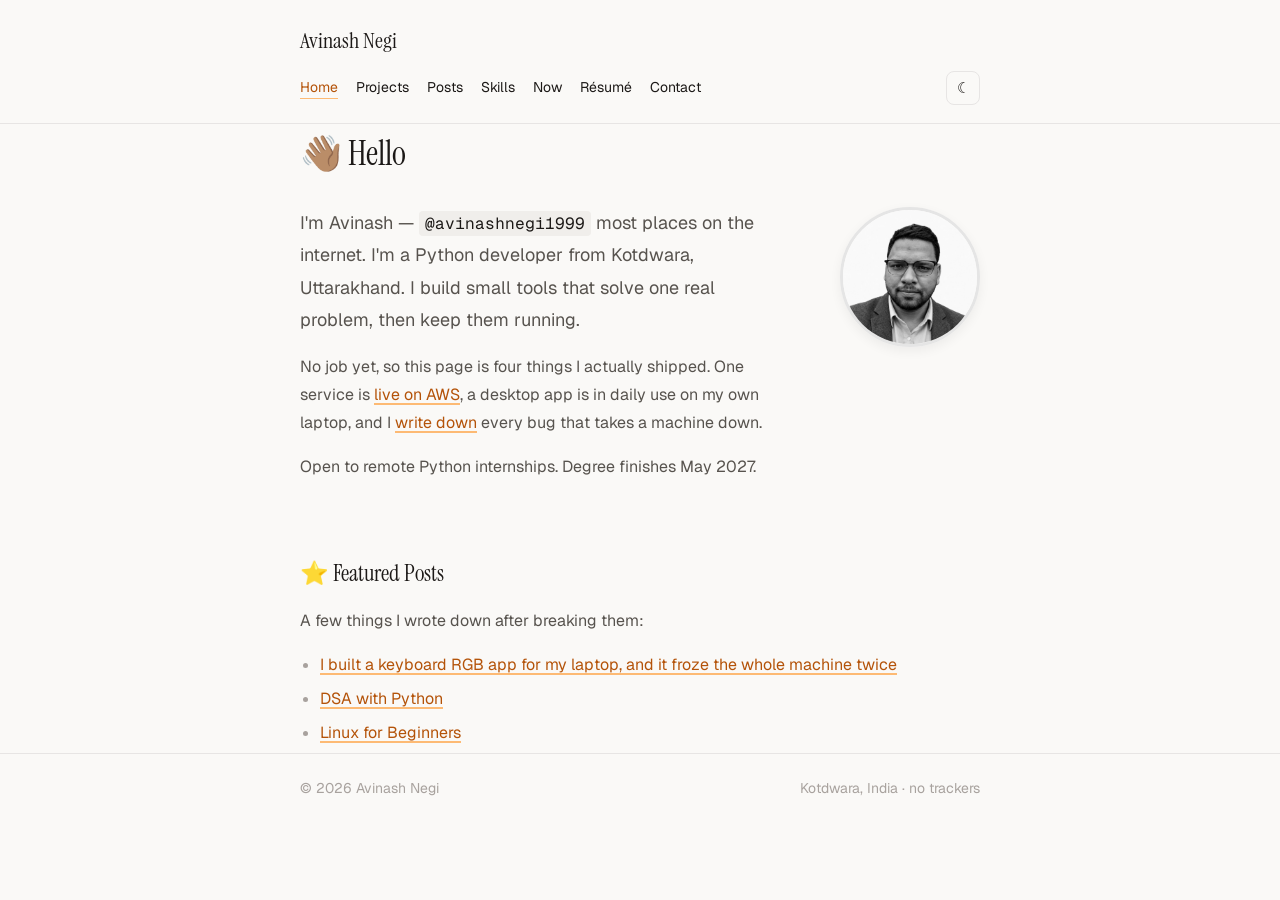
<file: index.html>
<!doctype html>
<html lang="en">
<head>
<meta charset="utf-8">
<meta name="viewport" content="width=device-width, initial-scale=1">
<title>Avinash Negi</title>
<meta name="description" content="Avinash Negi — Python developer from Kotdwara. Four repositories I actually shipped.">
<link rel="icon" href="favicon.svg" type="image/svg+xml">
<link rel="preconnect" href="https://fonts.googleapis.com">
<link rel="preconnect" href="https://fonts.gstatic.com" crossorigin>
<link href="https://fonts.googleapis.com/css2?family=Geist:wght@400;500;600&family=Geist+Mono&family=Instrument+Serif&display=swap" rel="stylesheet">
<script>try{if(localStorage.theme==='dark'||(!localStorage.theme&&matchMedia('(prefers-color-scheme: dark)').matches))document.documentElement.dataset.theme='dark'}catch(e){}</script>
<style>
:root{
  --bg:#faf9f7; --fg:#1c1917; --mute:#57534e; --dim:#a8a29e; --line:#e7e5e4; --code:#f0eeeb;
  --link:#b45309; --under:#fdba74;
  --sans:Geist,system-ui,-apple-system,sans-serif; --serif:"Instrument Serif",Georgia,serif; --mono:"Geist Mono",ui-monospace,monospace;
}
[data-theme=dark]{--bg:#1c1917; --fg:#f5f5f4; --mute:#a8a29e; --dim:#78716c; --line:#2e2a27; --code:#292524; --link:#fb923c; --under:#9a3412}
*{box-sizing:border-box}
body{margin:0;background:var(--bg);color:var(--fg);font:16px/1.75 var(--sans);-webkit-font-smoothing:antialiased;transition:background .2s,color .2s}
.wrap{max-width:720px;margin:0 auto;padding:0 20px}
a{color:var(--link);text-decoration:underline;text-decoration-color:var(--under);text-underline-offset:3px;text-decoration-thickness:1.5px}
a:hover{text-decoration-color:var(--link)}
code{font:.9em var(--mono);background:var(--code);padding:2px 6px;border-radius:4px;color:var(--fg)}
h1,h2{font-family:var(--serif);font-weight:400;color:var(--fg);margin:0}
h1{font-size:34px}
h2{font-size:23px;margin:56px 0 14px}
h2 .hash{color:var(--dim);margin-left:6px;text-decoration:none;opacity:0;transition:opacity .15s}
h2:hover .hash{opacity:1}
p{color:var(--mute);margin:0 0 16px}
ul{color:var(--mute);padding-left:20px;margin:0}
li{margin:6px 0}
li::marker{color:var(--dim)}
.small{font-size:14px;color:var(--dim)}

header{border-bottom:1px solid var(--line)}
header .wrap{padding-top:22px;padding-bottom:18px}
.brand{font-family:var(--serif);font-size:22px;color:var(--fg);text-decoration:none}
.navrow{margin-top:10px;display:flex;align-items:center;gap:6px 18px;flex-wrap:wrap}
.navrow a{color:var(--fg);text-decoration:none;font-size:14px}
.navrow a:hover{color:var(--link)}
.navrow a.on{color:var(--link);text-decoration:underline;text-decoration-color:var(--under);text-underline-offset:6px}
section{animation:in .25s ease}
@keyframes in{from{opacity:0;transform:translateY(6px)}}
#theme{margin-left:auto;width:34px;height:34px;border:1px solid var(--line);border-radius:8px;background:transparent;color:var(--fg);cursor:pointer;font-size:15px}

main{padding:56px 0 40px}
.home{display:flex;align-items:flex-start;gap:48px;margin-top:24px}
.home-text{flex:1}
.home-text p:first-of-type{font-size:18px;line-height:1.8}
.home-img{flex-shrink:0;width:140px}
.home-img img{display:block;width:100%;aspect-ratio:1;object-fit:cover;object-position:top;border-radius:9999px;
  border:3px solid var(--line);box-shadow:0 4px 12px rgba(28,25,23,.06);filter:grayscale(1);
  transition:transform .25s ease,box-shadow .25s ease}
.home-img img:hover{transform:scale(1.05);box-shadow:0 12px 32px rgba(28,25,23,.08)}
@media (max-width:640px){.home{flex-direction:column-reverse;align-items:center;text-align:center;gap:24px}.home-img{width:120px}}

.proj{margin:0 0 22px;text-align:left}
.proj b{color:var(--fg);font-weight:500}
.proj .meta{display:block;font:13px var(--mono);color:var(--dim)}
.live{color:#15803d}
[data-theme=dark] .live{color:#4ade80}

footer{border-top:1px solid var(--line);padding:22px 0;font-size:14px;color:var(--dim)}
footer .wrap{display:flex;justify-content:space-between;gap:12px;flex-wrap:wrap}
</style>
</head>
<body>

<header>
  <div class="wrap">
    <a class="brand" href="#">Avinash Negi</a>
    <nav class="navrow" aria-label="Primary">
      <a href="#home">Home</a><a href="#work">Projects</a><a href="#writing">Posts</a><a href="#skills">Skills</a><a href="#now">Now</a>
      <a href="avinashnegi_resume.pdf" target="_blank" rel="noopener">Résumé</a><a href="#contact">Contact</a>
      <button id="theme" aria-label="Toggle dark mode">☾</button>
    </nav>
  </div>
</header>

<main class="wrap">
  <section data-page="home">
  <h1>👋🏽 Hello</h1>

  <div class="home">
  <div class="home-text">
  <p>I'm Avinash — <code>@avinashnegi1999</code> most places on the internet. I'm a Python developer from Kotdwara, Uttarakhand. I build small tools that solve one real problem, then keep them running.</p>
  <p>No job yet, so this page is four things I actually shipped. One service is <a href="https://github.com/avinashnegi1999/yojana-sathi">live on AWS</a>, a desktop app is in daily use on my own laptop, and I <a href="#writing">write down</a> every bug that takes a machine down.</p>
  <p>Open to remote Python internships. Degree finishes May 2027.</p>
  </div>
  <div class="home-img"><img src="assets/portrait.jpg" alt="Avinash Negi"></div>
  </div>

  <div>
  <h2>⭐ Featured Posts</h2>
  <p>A few things I wrote down after breaking them:</p>
  <ul>
    <li><a href="https://medium.com/@avinashnegi1999/i-built-a-keyboard-rgb-app-for-my-laptop-and-it-froze-the-whole-machine-twice-02db56038ecb">I built a keyboard RGB app for my laptop, and it froze the whole machine twice</a></li>
    <li><a href="https://dsawithpython.hashnode.dev">DSA with Python</a></li>
    <li><a href="https://linuxforbeginners.hashnode.dev">Linux for Beginners</a></li>
  </ul>
  </div>
  </section>

  <section data-page="work" class="left" hidden>
  <h1>🛠️ Projects</h1>
  <p style="margin-top:18px">The four pinned on my GitHub. Nothing padded out to make the list longer.</p>

  <p class="proj"><a href="https://github.com/avinashnegi1999/yojana-sathi">Yojana Sathi</a> — Welfare-scheme screening for India's unorganised workers, in Hindi and English. Deterministic rules with a citation on every value; a language model never decides eligibility.
    <span class="meta"><span class="live">● live 24×7</span> · Python · FastAPI · AWS EC2 · WhatsApp API</span></p>
  <p class="proj"><a href="https://github.com/avinashnegi1999/tufglow">Tufglow</a> — Keyboard RGB for ASUS TUF laptops on Linux, the one thing Armoury Crate was still needed for. Colour, brightness, effects and hotkeys, straight through the kernel's asus-nb-wmi sysfs.
    <span class="meta">Python · GTK4 · libadwaita · Linux sysfs</span></p>
  <p class="proj"><a href="https://github.com/avinashnegi1999/nimcet">NIMCET</a> — Nineteen past papers, 2008–2026, read as data: a heat-map of topic weightage plus study resources for NIT MCA aspirants. I was one of them.
    <span class="meta">Python · data analysis · 2,248 questions</span></p>
  <p class="proj"><a href="https://github.com/avinashnegi1999/100-Days-of-Python-Pro-Bootcamp">100 Days of Python</a> — A hundred days of projects and problem-solving, kept in public. The record everything above stands on.
    <span class="meta">Python · 100 days</span></p>

  </section>

  <section data-page="writing" class="left" hidden>
  <h1>✍️ Posts</h1>
  <p style="margin-top:18px">I write down what I break. Two ongoing series and one post-mortem:</p>
  <ul>
    <li><a href="https://medium.com/@avinashnegi1999/i-built-a-keyboard-rgb-app-for-my-laptop-and-it-froze-the-whole-machine-twice-02db56038ecb">I built a keyboard RGB app for my laptop, and it froze the whole machine twice</a></li>
    <li><a href="https://dsawithpython.hashnode.dev">DSA with Python</a> <span class="small">— linked lists to dynamic programming</span></li>
    <li><a href="https://linuxforbeginners.hashnode.dev">Linux for Beginners</a> <span class="small">— command line from zero</span></li>
  </ul>
  <p style="margin-top:14px">Everything else is on <a href="https://hashnode.com/@avinashnegi1999">Hashnode</a> and <a href="blog/">the blog</a>.</p>

  </section>

  <section data-page="skills" class="left" hidden>
  <h1>🧰 Skills</h1>
  <p style="margin-top:18px">Three levels, because a single flat list would be a lie.</p>
  <ul>
    <li><b>Use daily:</b> Python, C, DSA, OOP, Git, Linux CLI</li>
    <li><b>Shipped once:</b> FastAPI, PostgreSQL, Docker, AWS EC2, GTK4 / libadwaita, GitHub Actions</li>
    <li><b>Not yet:</b> Redis, system design, Go, Kubernetes</li>
  </ul>
  <p style="margin-top:14px">FastAPI, PostgreSQL, Docker and AWS got one real service running and keep it running — that's the honest ceiling.</p>

  </section>

  <section data-page="now" class="left" hidden>
  <h1>🧭 Now</h1>
  <p style="margin-top:18px">Next 7–8 months. Priorities, not deadlines; DSA runs alongside.</p>
  <ul>
    <li><b>SQL fundamentals</b> — keys, JOINs, GROUP BY, transactions <span class="small">(starting here)</span></li>
    <li><b>Practical Python</b> — modules, venvs, exceptions, pytest, Git</li>
    <li><b>HTTP &amp; APIs</b> — methods, JSON, status codes, validation</li>
    <li><b>One framework: FastAPI</b> — endpoints, validation, database, errors, tests</li>
    <li><b>One deployment</b> — env vars, secrets, logs, health checks, recovery</li>
    <li><b>An LLM feature, if useful</b> — only with a real purpose and checked outputs</li>
  </ul>
  <p style="margin-top:14px">Meanwhile, maintaining yojana-sathi on EC2: uptime, scheme data, API tokens, CI.</p>

  </section>

  <section data-page="contact" class="left" hidden>
  <h1>✉️ Contact</h1>
  <p style="margin-top:18px">Looking for an internship or entry-level backend role, remote, in India. Email <a href="mailto:avinashnegi1999work@gmail.com">avinashnegi1999work@gmail.com</a> or grab the résumé (<a href="avinashnegi_resume.pdf" download="Avinash-Negi-Resume.pdf">PDF</a> · <a href="avinashnegi_resume.docx" download="Avinash-Negi-Resume.docx">Word</a>).</p>
  <p>Elsewhere: <a href="https://github.com/avinashnegi1999">GitHub</a> · <a href="https://www.linkedin.com/in/avinashnegi1999/">LinkedIn</a> · <a href="https://x.com/avinashnegi1999">X</a> · <a href="https://medium.com/@avinashnegi1999">Medium</a></p>

  </section>
</main>

<footer>
  <div class="wrap"><span>© 2026 Avinash Negi</span><span>Kotdwara, India · no trackers</span></div>
</footer>

<script>
document.getElementById('theme').onclick = function(){
  var d = document.documentElement, dark = d.dataset.theme !== 'dark';
  if (dark) d.dataset.theme = 'dark'; else delete d.dataset.theme;
  this.textContent = dark ? '☀' : '☾';
  try { localStorage.theme = dark ? 'dark' : 'light'; } catch(e){}
};
if (document.documentElement.dataset.theme === 'dark') document.getElementById('theme').textContent = '☀';

/* tabs: one section visible, chosen by #hash */
function route(){
  var id = location.hash.slice(1) || 'home';
  if (!document.querySelector('[data-page="' + id + '"]')) id = 'home';
  document.querySelectorAll('[data-page]').forEach(function(s){ s.hidden = s.dataset.page !== id; });
  document.querySelectorAll('.navrow a[href^="#"]').forEach(function(a){ a.classList.toggle('on', a.getAttribute('href') === '#' + id); });
  scrollTo(0, 0);
}
addEventListener('hashchange', route); route();


</script>
</body>
</html>
</file>
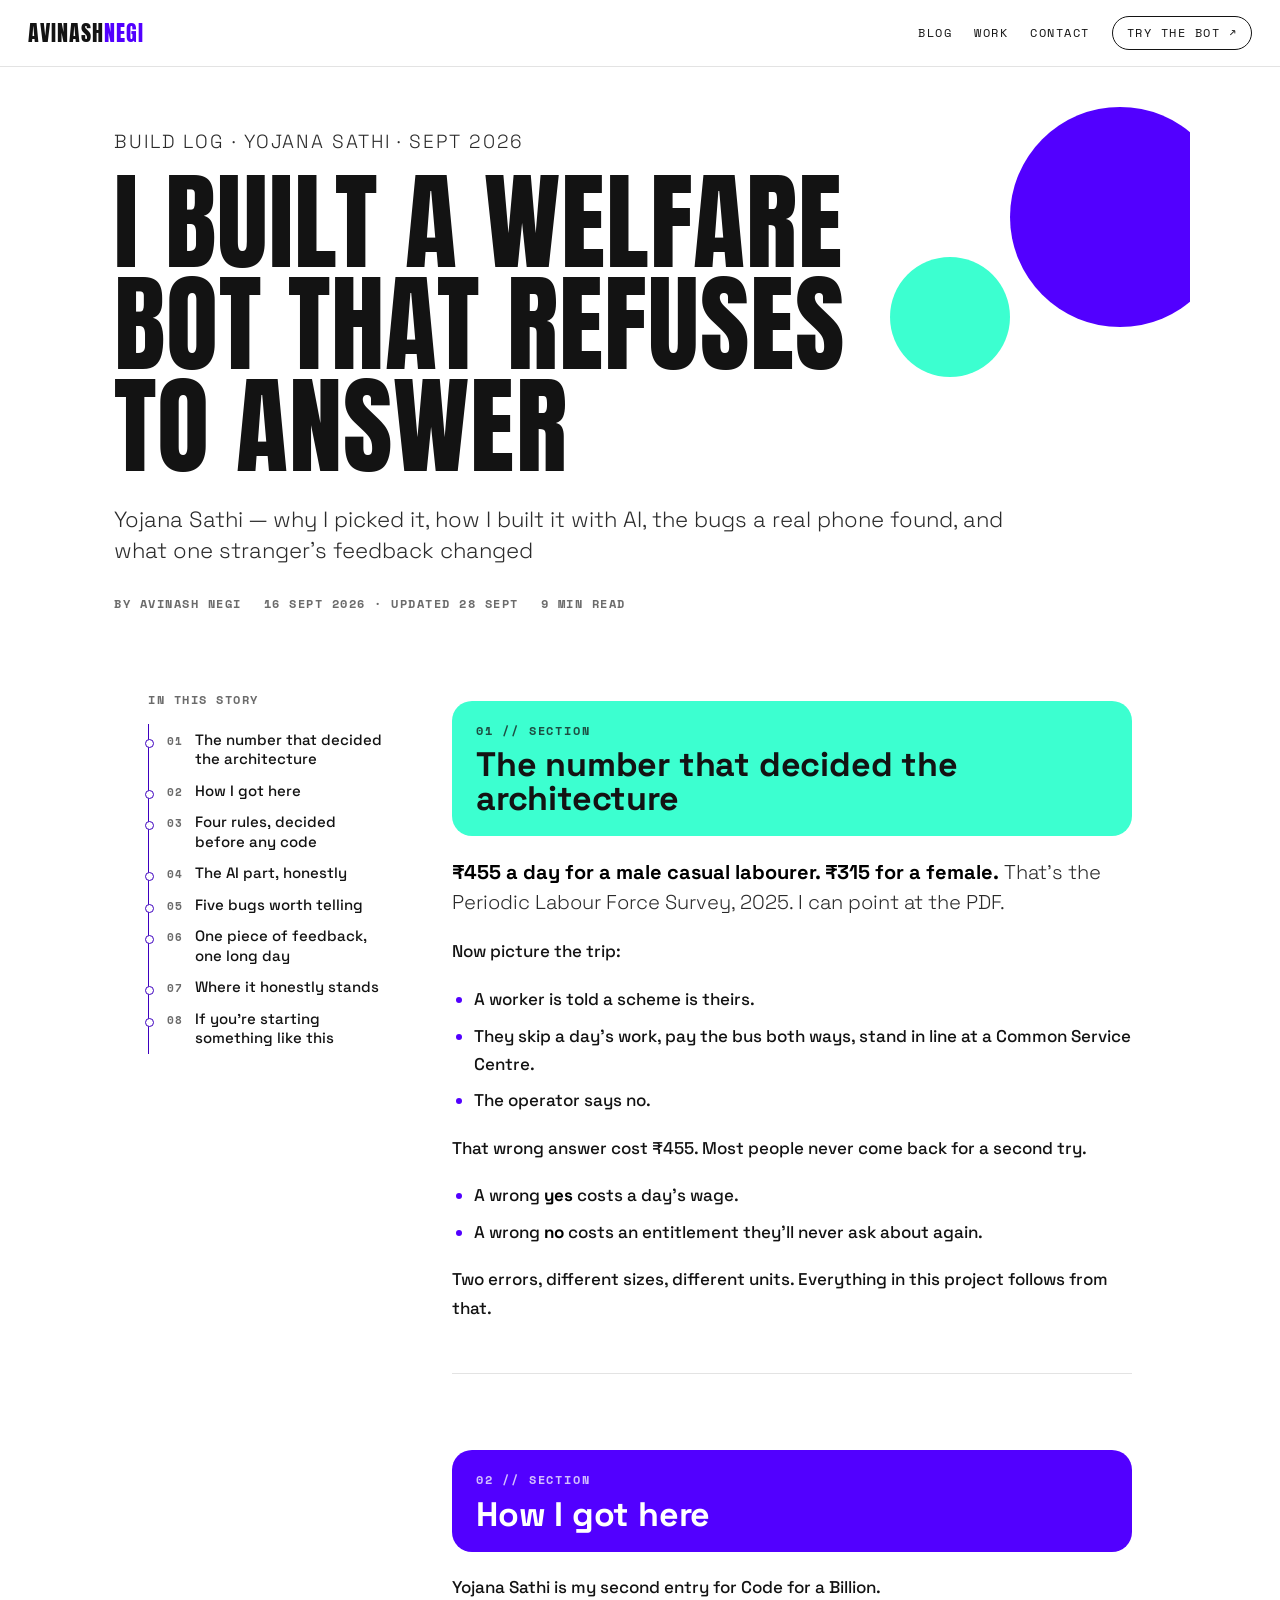
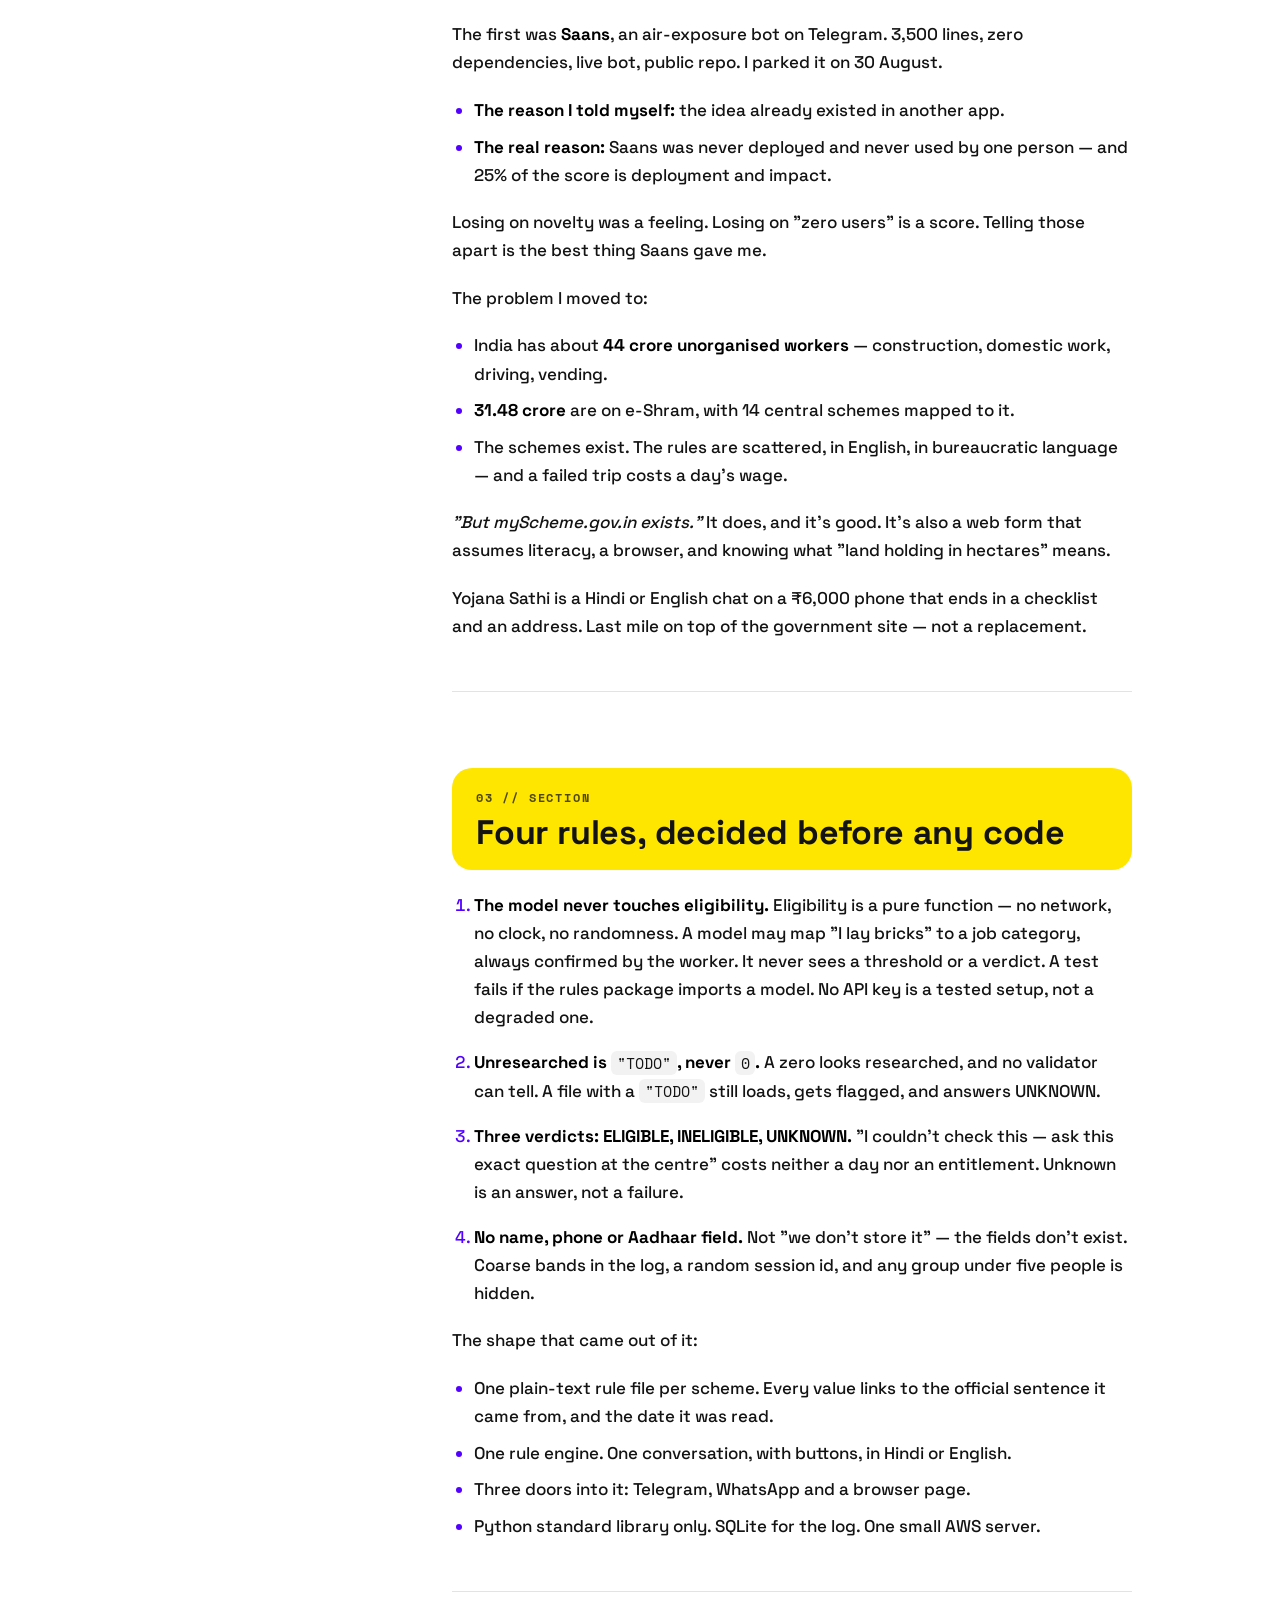
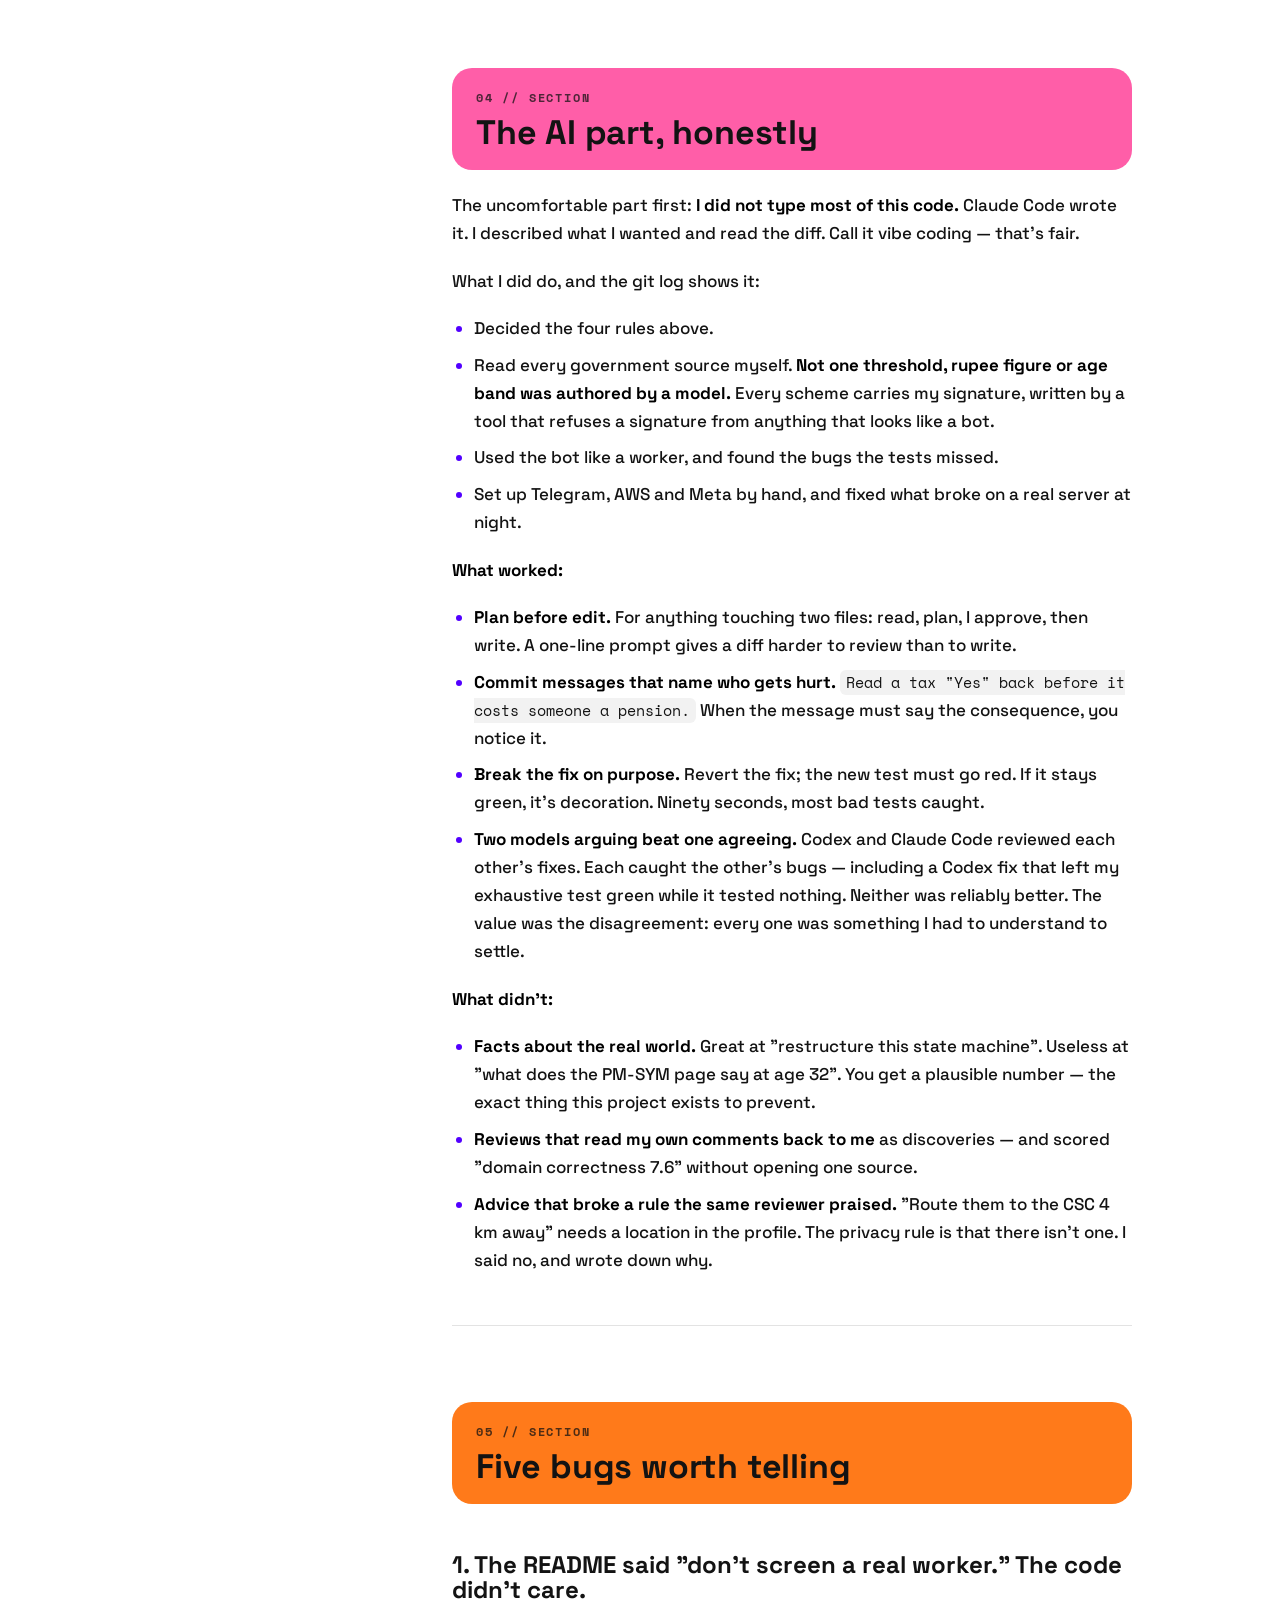
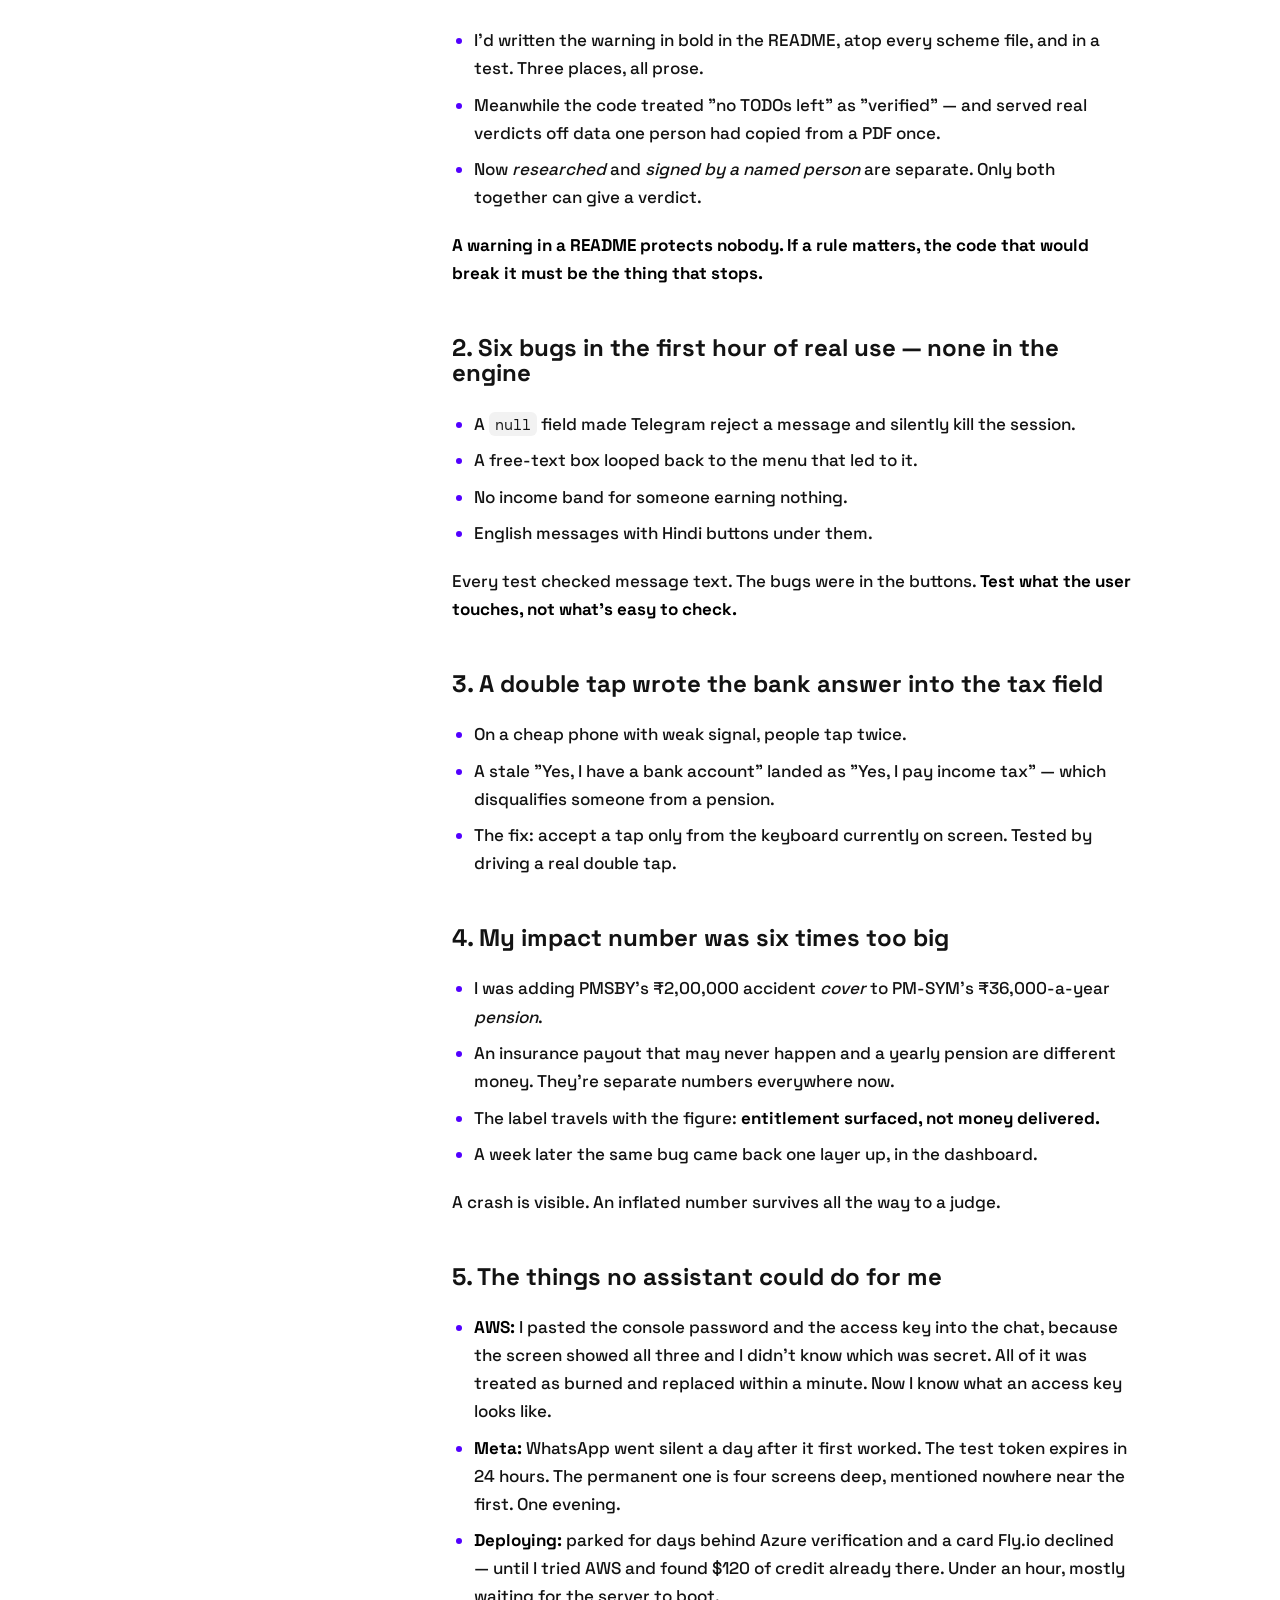
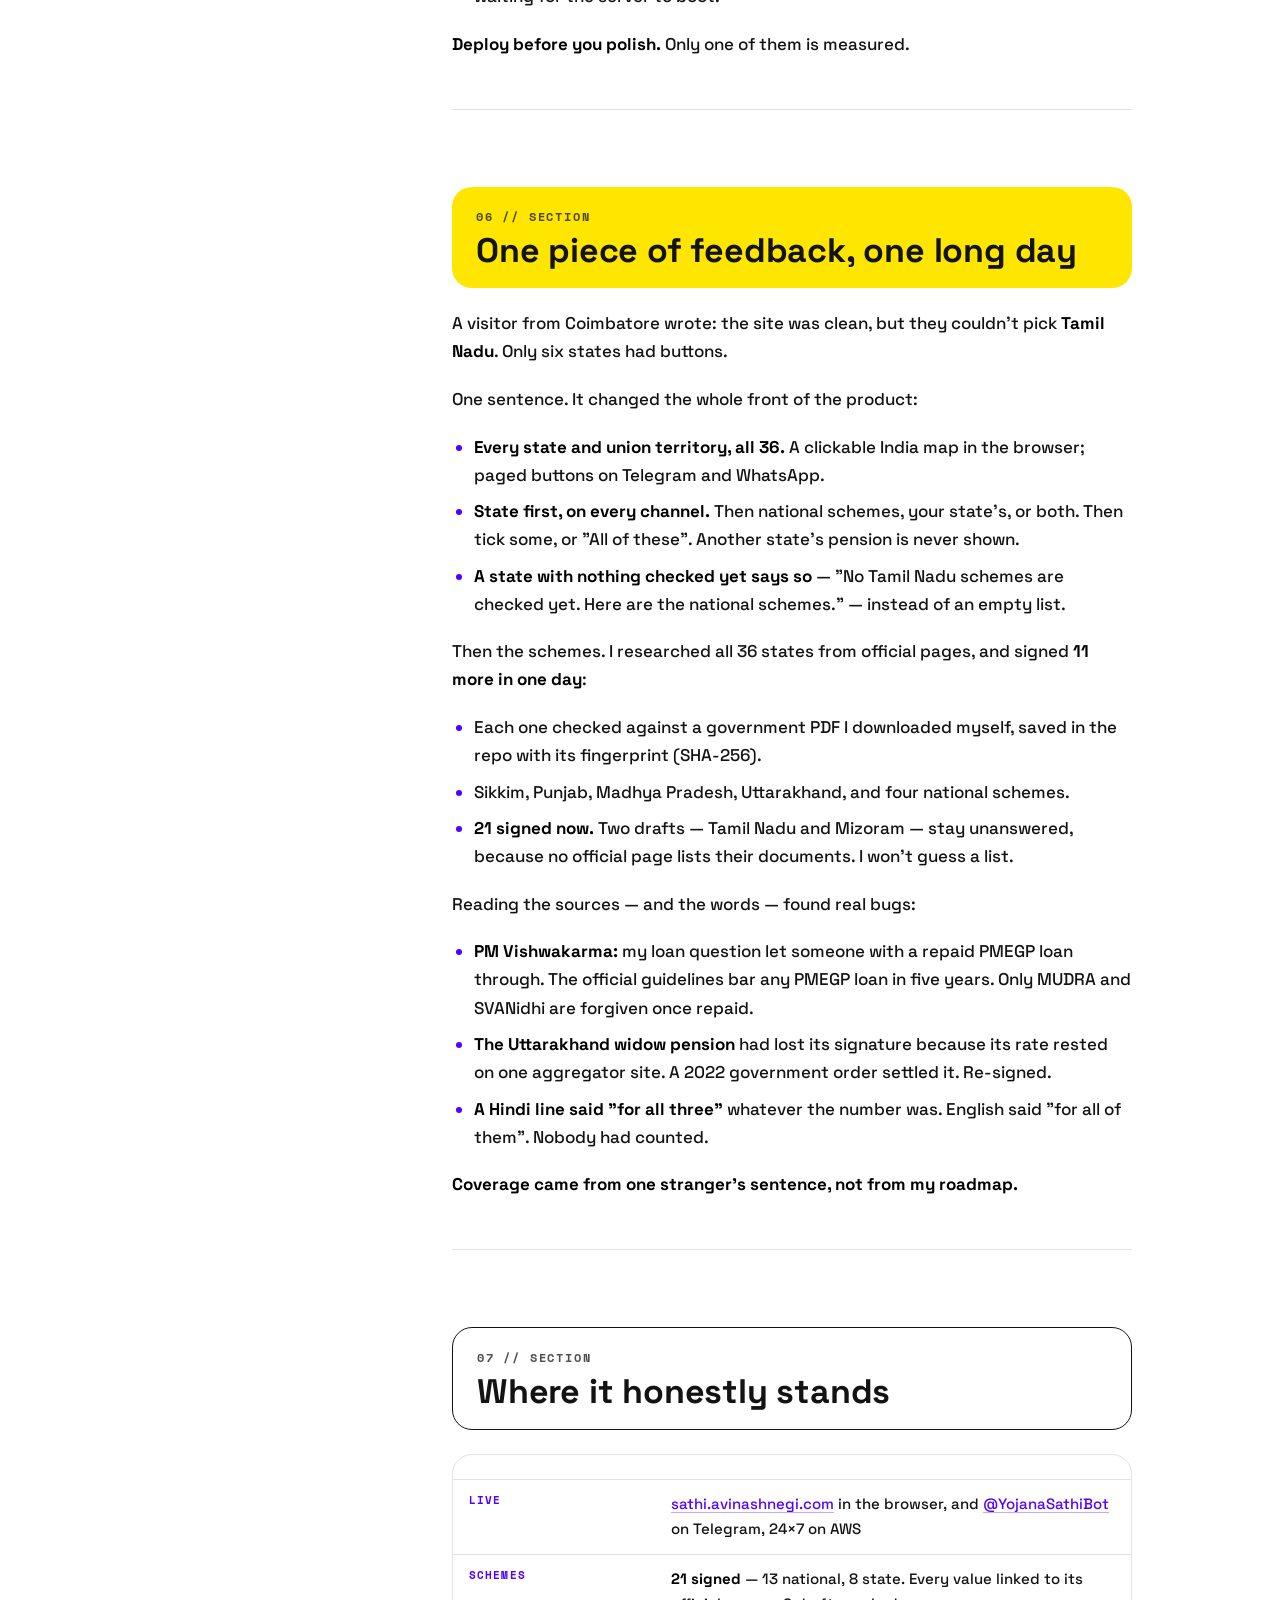
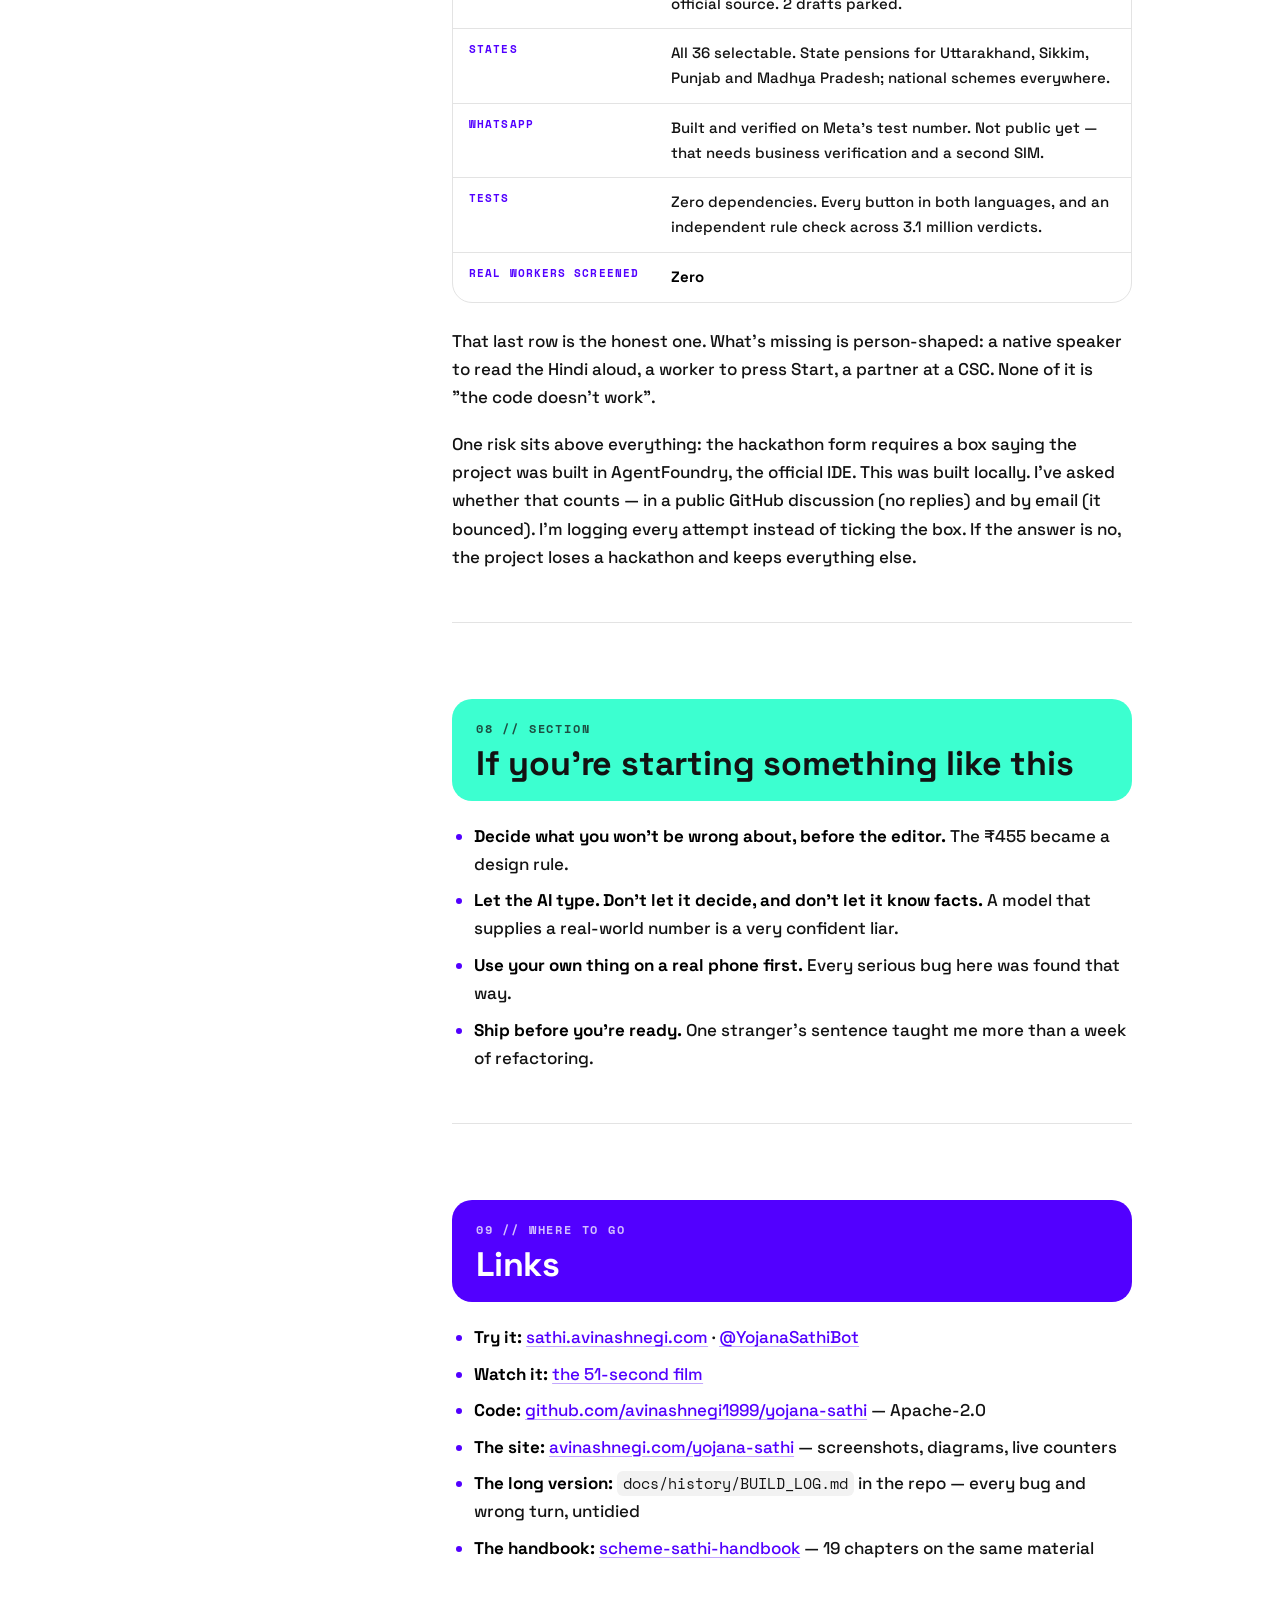
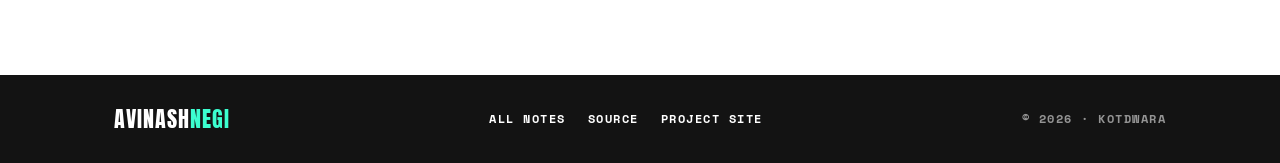
<file: blog/scheme-sathi/index.html>
<!doctype html>
<html lang="en">
<head>
  <meta charset="utf-8">
  <meta name="viewport" content="width=device-width, initial-scale=1">
  <meta name="description" content="Yojana Sathi — why I picked it, how I built it with AI, the bugs a real phone found, and what one stranger's feedback changed">
  <meta property="og:title" content="I built a welfare bot that refuses to answer">
  <meta property="og:description" content="Yojana Sathi — why I picked it, how I built it with AI, the bugs a real phone found, and what one stranger's feedback changed">
  <meta property="og:type" content="article">
  <link rel="icon" href="/favicon.svg" type="image/svg+xml">
  <title>I built a welfare bot that refuses to answer — Avinash Negi</title>
  <link rel="preconnect" href="https://fonts.googleapis.com">
  <link rel="preconnect" href="https://fonts.gstatic.com" crossorigin>
  <link href="https://fonts.googleapis.com/css2?family=Anton&family=Space+Grotesk:wght@300;500;700&family=Space+Mono:wght@400;700&display=swap" rel="stylesheet">
  <link rel="stylesheet" href="post-verge.css">
</head>
<body>
  <a class="skip-link" href="#main">Skip to content</a>
  <header class="topbar">
    <a class="brand" href="https://avinashnegi.com">AVINASH<span>NEGI</span></a>
    <nav class="topnav" aria-label="Primary navigation">
      <a href="../">Blog</a>
      <a href="https://avinashnegi.com/#work">Work</a>
      <a href="mailto:avinashnegi1999work@gmail.com">Contact</a>
      <a class="pill" href="https://t.me/YojanaSathiBot">Try the bot ↗</a>
    </nav>
  </header>

  <main id="main">
    <section class="hero">
      <p class="whisper">Build log · Yojana Sathi · Sept 2026</p>
      <h1 class="shout">I BUILT A WELFARE BOT THAT REFUSES TO ANSWER</h1>
      <p class="deck">Yojana Sathi — why I picked it, how I built it with AI, the bugs a real phone found, and what one stranger's feedback changed</p>
      <div class="hero-meta">
        <span class="mono">BY AVINASH NEGI</span>
        <span class="mono">16 SEPT 2026 · UPDATED 28 SEPT</span>
        <span class="mono">9 MIN READ</span>
      </div>
      <div class="hazard" aria-hidden="true"></div>
    </section>

    <div class="layout">
      <aside class="stream" aria-label="Contents">
        <p class="mono stream-label">IN THIS STORY</p>
        <ol>
          <li><span class="stamp">01</span><a href="#the-number-that-decided-the-architecture">The number that decided the architecture</a></li>
          <li><span class="stamp">02</span><a href="#how-i-got-here">How I got here</a></li>
          <li><span class="stamp">03</span><a href="#four-rules-decided-before-any-code">Four rules, decided before any code</a></li>
          <li><span class="stamp">04</span><a href="#the-ai-part-honestly">The AI part, honestly</a></li>
          <li><span class="stamp">05</span><a href="#five-bugs-worth-telling">Five bugs worth telling</a></li>
          <li><span class="stamp">06</span><a href="#one-piece-of-feedback">One piece of feedback, one long day</a></li>
          <li><span class="stamp">07</span><a href="#where-it-honestly-stands">Where it honestly stands</a></li>
          <li><span class="stamp">08</span><a href="#if-youre-starting-something-like-this">If you&#39;re starting something like this</a></li>
        </ol>
      </aside>
      <article class="article">
<h2 id="the-number-that-decided-the-architecture" class="tile tile-mint"><span class="kicker">01 <span aria-hidden="true">//</span> Section</span><span class="tile-title">The number that decided the architecture</span></h2>
<p><strong>₹455 a day for a male casual labourer. ₹315 for a female.</strong> That's the Periodic Labour Force Survey, 2025. I can point at the PDF.</p>
<p>Now picture the trip:</p>
<ul>
<li>A worker is told a scheme is theirs.</li>
<li>They skip a day's work, pay the bus both ways, stand in line at a Common Service Centre.</li>
<li>The operator says no.</li>
</ul>
<p>That wrong answer cost ₹455. Most people never come back for a second try.</p>
<ul>
<li>A wrong <strong>yes</strong> costs a day's wage.</li>
<li>A wrong <strong>no</strong> costs an entitlement they'll never ask about again.</li>
</ul>
<p>Two errors, different sizes, different units. Everything in this project follows from that.</p>
<hr class="rule">
<h2 id="how-i-got-here" class="tile tile-purple"><span class="kicker">02 <span aria-hidden="true">//</span> Section</span><span class="tile-title">How I got here</span></h2>
<p>Yojana Sathi is my second entry for Code for a Billion.</p>
<p>The first was <strong>Saans</strong>, an air-exposure bot on Telegram. 3,500 lines, zero dependencies, live bot, public repo. I parked it on 30 August.</p>
<ul>
<li><strong>The reason I told myself:</strong> the idea already existed in another app.</li>
<li><strong>The real reason:</strong> Saans was never deployed and never used by one person — and 25% of the score is deployment and impact.</li>
</ul>
<p>Losing on novelty was a feeling. Losing on "zero users" is a score. Telling those apart is the best thing Saans gave me.</p>
<p>The problem I moved to:</p>
<ul>
<li>India has about <strong>44 crore unorganised workers</strong> — construction, domestic work, driving, vending.</li>
<li><strong>31.48 crore</strong> are on e-Shram, with 14 central schemes mapped to it.</li>
<li>The schemes exist. The rules are scattered, in English, in bureaucratic language — and a failed trip costs a day's wage.</li>
</ul>
<p><em>"But myScheme.gov.in exists."</em> It does, and it's good. It's also a web form that assumes literacy, a browser, and knowing what "land holding in hectares" means.</p>
<p>Yojana Sathi is a Hindi or English chat on a ₹6,000 phone that ends in a checklist and an address. Last mile on top of the government site — not a replacement.</p>
<hr class="rule">
<h2 id="four-rules-decided-before-any-code" class="tile tile-yellow"><span class="kicker">03 <span aria-hidden="true">//</span> Section</span><span class="tile-title">Four rules, decided before any code</span></h2>
<ol>
<li><p><strong>The model never touches eligibility.</strong> Eligibility is a pure function — no network, no clock, no randomness. A model may map "I lay bricks" to a job category, always confirmed by the worker. It never sees a threshold or a verdict. A test fails if the rules package imports a model. No API key is a tested setup, not a degraded one.</p></li>
<li><p><strong>Unresearched is <code>"TODO"</code>, never <code>0</code>.</strong> A zero looks researched, and no validator can tell. A file with a <code>"TODO"</code> still loads, gets flagged, and answers UNKNOWN.</p></li>
<li><p><strong>Three verdicts: ELIGIBLE, INELIGIBLE, UNKNOWN.</strong> "I couldn't check this — ask this exact question at the centre" costs neither a day nor an entitlement. Unknown is an answer, not a failure.</p></li>
<li><p><strong>No name, phone or Aadhaar field.</strong> Not "we don't store it" — the fields don't exist. Coarse bands in the log, a random session id, and any group under five people is hidden.</p></li>
</ol>
<p>The shape that came out of it:</p>
<ul>
<li>One plain-text rule file per scheme. Every value links to the official sentence it came from, and the date it was read.</li>
<li>One rule engine. One conversation, with buttons, in Hindi or English.</li>
<li>Three doors into it: Telegram, WhatsApp and a browser page.</li>
<li>Python standard library only. SQLite for the log. One small AWS server.</li>
</ul>
<hr class="rule">
<h2 id="the-ai-part-honestly" class="tile tile-pink"><span class="kicker">04 <span aria-hidden="true">//</span> Section</span><span class="tile-title">The AI part, honestly</span></h2>
<p>The uncomfortable part first: <strong>I did not type most of this code.</strong> Claude Code wrote it. I described what I wanted and read the diff. Call it vibe coding — that's fair.</p>
<p>What I did do, and the git log shows it:</p>
<ul>
<li>Decided the four rules above.</li>
<li>Read every government source myself. <strong>Not one threshold, rupee figure or age band was authored by a model.</strong> Every scheme carries my signature, written by a tool that refuses a signature from anything that looks like a bot.</li>
<li>Used the bot like a worker, and found the bugs the tests missed.</li>
<li>Set up Telegram, AWS and Meta by hand, and fixed what broke on a real server at night.</li>
</ul>
<p><strong>What worked:</strong></p>
<ul>
<li><strong>Plan before edit.</strong> For anything touching two files: read, plan, I approve, then write. A one-line prompt gives a diff harder to review than to write.</li>
<li><strong>Commit messages that name who gets hurt.</strong> <code>Read a tax "Yes" back before it costs someone a pension.</code> When the message must say the consequence, you notice it.</li>
<li><strong>Break the fix on purpose.</strong> Revert the fix; the new test must go red. If it stays green, it's decoration. Ninety seconds, most bad tests caught.</li>
<li><strong>Two models arguing beat one agreeing.</strong> Codex and Claude Code reviewed each other's fixes. Each caught the other's bugs — including a Codex fix that left my exhaustive test green while it tested nothing. Neither was reliably better. The value was the disagreement: every one was something I had to understand to settle.</li>
</ul>
<p><strong>What didn't:</strong></p>
<ul>
<li><strong>Facts about the real world.</strong> Great at "restructure this state machine". Useless at "what does the PM-SYM page say at age 32". You get a plausible number — the exact thing this project exists to prevent.</li>
<li><strong>Reviews that read my own comments back to me</strong> as discoveries — and scored "domain correctness 7.6" without opening one source.</li>
<li><strong>Advice that broke a rule the same reviewer praised.</strong> "Route them to the CSC 4 km away" needs a location in the profile. The privacy rule is that there isn't one. I said no, and wrote down why.</li>
</ul>
<hr class="rule">
<h2 id="five-bugs-worth-telling" class="tile tile-orange"><span class="kicker">05 <span aria-hidden="true">//</span> Section</span><span class="tile-title">Five bugs worth telling</span></h2>
<h3 id="1-the-readme-said-dont-screen-a-real-worker-the-code-didnt-care">1. The README said "don't screen a real worker." The code didn't care.</h3>
<ul>
<li>I'd written the warning in bold in the README, atop every scheme file, and in a test. Three places, all prose.</li>
<li>Meanwhile the code treated "no TODOs left" as "verified" — and served real verdicts off data one person had copied from a PDF once.</li>
<li>Now <em>researched</em> and <em>signed by a named person</em> are separate. Only both together can give a verdict.</li>
</ul>
<p><strong>A warning in a README protects nobody. If a rule matters, the code that would break it must be the thing that stops.</strong></p>
<h3 id="2-six-bugs-in-the-first-hour-of-real-use-none-in-the-engine">2. Six bugs in the first hour of real use — none in the engine</h3>
<ul>
<li>A <code>null</code> field made Telegram reject a message and silently kill the session.</li>
<li>A free-text box looped back to the menu that led to it.</li>
<li>No income band for someone earning nothing.</li>
<li>English messages with Hindi buttons under them.</li>
</ul>
<p>Every test checked message text. The bugs were in the buttons. <strong>Test what the user touches, not what's easy to check.</strong></p>
<h3 id="3-a-double-tap-wrote-the-bank-answer-into-the-tax-field">3. A double tap wrote the bank answer into the tax field</h3>
<ul>
<li>On a cheap phone with weak signal, people tap twice.</li>
<li>A stale "Yes, I have a bank account" landed as "Yes, I pay income tax" — which disqualifies someone from a pension.</li>
<li>The fix: accept a tap only from the keyboard currently on screen. Tested by driving a real double tap.</li>
</ul>
<h3 id="4-my-impact-number-was-six-times-too-big">4. My impact number was six times too big</h3>
<ul>
<li>I was adding PMSBY's ₹2,00,000 accident <em>cover</em> to PM-SYM's ₹36,000-a-year <em>pension</em>.</li>
<li>An insurance payout that may never happen and a yearly pension are different money. They're separate numbers everywhere now.</li>
<li>The label travels with the figure: <strong>entitlement surfaced, not money delivered.</strong></li>
<li>A week later the same bug came back one layer up, in the dashboard.</li>
</ul>
<p>A crash is visible. An inflated number survives all the way to a judge.</p>
<h3 id="5-the-things-no-assistant-could-do-for-me-and-what-i-broke-doing-them">5. The things no assistant could do for me</h3>
<ul>
<li><strong>AWS:</strong> I pasted the console password and the access key into the chat, because the screen showed all three and I didn't know which was secret. All of it was treated as burned and replaced within a minute. Now I know what an access key looks like.</li>
<li><strong>Meta:</strong> WhatsApp went silent a day after it first worked. The test token expires in 24 hours. The permanent one is four screens deep, mentioned nowhere near the first. One evening.</li>
<li><strong>Deploying:</strong> parked for days behind Azure verification and a card Fly.io declined — until I tried AWS and found $120 of credit already there. Under an hour, mostly waiting for the server to boot.</li>
</ul>
<p><strong>Deploy before you polish.</strong> Only one of them is measured.</p>
<hr class="rule">
<h2 id="one-piece-of-feedback" class="tile tile-yellow"><span class="kicker">06 <span aria-hidden="true">//</span> Section</span><span class="tile-title">One piece of feedback, one long day</span></h2>
<p>A visitor from Coimbatore wrote: the site was clean, but they couldn't pick <strong>Tamil Nadu</strong>. Only six states had buttons.</p>
<p>One sentence. It changed the whole front of the product:</p>
<ul>
<li><strong>Every state and union territory, all 36.</strong> A clickable India map in the browser; paged buttons on Telegram and WhatsApp.</li>
<li><strong>State first, on every channel.</strong> Then national schemes, your state's, or both. Then tick some, or "All of these". Another state's pension is never shown.</li>
<li><strong>A state with nothing checked yet says so</strong> — "No Tamil Nadu schemes are checked yet. Here are the national schemes." — instead of an empty list.</li>
</ul>
<p>Then the schemes. I researched all 36 states from official pages, and signed <strong>11 more in one day</strong>:</p>
<ul>
<li>Each one checked against a government PDF I downloaded myself, saved in the repo with its fingerprint (SHA-256).</li>
<li>Sikkim, Punjab, Madhya Pradesh, Uttarakhand, and four national schemes.</li>
<li><strong>21 signed now.</strong> Two drafts — Tamil Nadu and Mizoram — stay unanswered, because no official page lists their documents. I won't guess a list.</li>
</ul>
<p>Reading the sources — and the words — found real bugs:</p>
<ul>
<li><strong>PM Vishwakarma:</strong> my loan question let someone with a repaid PMEGP loan through. The official guidelines bar any PMEGP loan in five years. Only MUDRA and SVANidhi are forgiven once repaid.</li>
<li><strong>The Uttarakhand widow pension</strong> had lost its signature because its rate rested on one aggregator site. A 2022 government order settled it. Re-signed.</li>
<li><strong>A Hindi line said "for all three"</strong> whatever the number was. English said "for all of them". Nobody had counted.</li>
</ul>
<p><strong>Coverage came from one stranger's sentence, not from my roadmap.</strong></p>
<hr class="rule">
<h2 id="where-it-honestly-stands" class="tile tile-white"><span class="kicker">07 <span aria-hidden="true">//</span> Section</span><span class="tile-title">Where it honestly stands</span></h2>
<table>
<thead>
<tr>
<th></th>
<th></th>
</tr>
</thead>
<tbody><tr>
<td>Live</td>
<td><a href="https://sathi.avinashnegi.com">sathi.avinashnegi.com</a> in the browser, and <a href="https://t.me/YojanaSathiBot">@YojanaSathiBot</a> on Telegram, 24×7 on AWS</td>
</tr>
<tr>
<td>Schemes</td>
<td><strong>21 signed</strong> — 13 national, 8 state. Every value linked to its official source. 2 drafts parked.</td>
</tr>
<tr>
<td>States</td>
<td>All 36 selectable. State pensions for Uttarakhand, Sikkim, Punjab and Madhya Pradesh; national schemes everywhere.</td>
</tr>
<tr>
<td>WhatsApp</td>
<td>Built and verified on Meta's test number. Not public yet — that needs business verification and a second SIM.</td>
</tr>
<tr>
<td>Tests</td>
<td>Zero dependencies. Every button in both languages, and an independent rule check across 3.1 million verdicts.</td>
</tr>
<tr>
<td>Real workers screened</td>
<td><strong>Zero</strong></td>
</tr>
</tbody></table>
<p>That last row is the honest one. What's missing is person-shaped: a native speaker to read the Hindi aloud, a worker to press Start, a partner at a CSC. None of it is "the code doesn't work".</p>
<p>One risk sits above everything: the hackathon form requires a box saying the project was built in AgentFoundry, the official IDE. This was built locally. I've asked whether that counts — in a public GitHub discussion (no replies) and by email (it bounced). I'm logging every attempt instead of ticking the box. If the answer is no, the project loses a hackathon and keeps everything else.</p>
<hr class="rule">
<h2 id="if-youre-starting-something-like-this" class="tile tile-mint"><span class="kicker">08 <span aria-hidden="true">//</span> Section</span><span class="tile-title">If you&#39;re starting something like this</span></h2>
<ul>
<li><strong>Decide what you won't be wrong about, before the editor.</strong> The ₹455 became a design rule.</li>
<li><strong>Let the AI type. Don't let it decide, and don't let it know facts.</strong> A model that supplies a real-world number is a very confident liar.</li>
<li><strong>Use your own thing on a real phone first.</strong> Every serious bug here was found that way.</li>
<li><strong>Ship before you're ready.</strong> One stranger's sentence taught me more than a week of refactoring.</li>
</ul>
<hr class="rule">
<h2 id="links" class="tile tile-purple"><span class="kicker">09 <span aria-hidden="true">//</span> Where to go</span><span class="tile-title">Links</span></h2>
<ul>
<li><strong>Try it:</strong> <a href="https://sathi.avinashnegi.com">sathi.avinashnegi.com</a> · <a href="https://t.me/YojanaSathiBot">@YojanaSathiBot</a></li>
<li><strong>Watch it:</strong> <a href="https://avinashnegi.com/yojana-sathi/#film">the 51-second film</a></li>
<li><strong>Code:</strong> <a href="https://github.com/avinashnegi1999/yojana-sathi">github.com/avinashnegi1999/yojana-sathi</a> — Apache-2.0</li>
<li><strong>The site:</strong> <a href="https://avinashnegi.com/yojana-sathi/">avinashnegi.com/yojana-sathi</a> — screenshots, diagrams, live counters</li>
<li><strong>The long version:</strong> <code>docs/history/BUILD_LOG.md</code> in the repo — every bug and wrong turn, untidied</li>
<li><strong>The handbook:</strong> <a href="https://github.com/avinashnegi1999/scheme-sathi-handbook">scheme-sathi-handbook</a> — 19 chapters on the same material</li>
</ul>

      </article>
    </div>
  </main>

  <footer class="foot">
    <div class="foot-inner">
      <span class="brand">AVINASH<span>NEGI</span></span>
      <nav class="mono" aria-label="Footer">
        <a href="../">ALL NOTES</a>
        <a href="https://github.com/avinashnegi1999/yojana-sathi">SOURCE</a>
        <a href="https://avinashnegi.com/yojana-sathi/">PROJECT SITE</a>
      </nav>
      <span class="mono fine">© 2026 · KOTDWARA</span>
    </div>
  </footer>
</body>
</html>
</file>
<file: blog/scheme-sathi/post-verge.css>
/* The Verge–inspired long-read. Tokens from theverge/DESIGN.md.
   Anton stands in for Manuka (line-height loosened to .95), Space Grotesk for PolySans, Space Mono for PolySans Mono. */
:root {
  --canvas: #ffffff; --slate: #f2f2f2; --frame: #e3e3e3; --ink: #131313;
  --mint: #3cffd0; --mint-dark: #309875; --uv: #5200ff; --uv-rule: #3d00bf;
  --yellow: #ffe600; --pink: #ff5ea8; --orange: #ff7a1a;
  --text: #131313; --text-2: #6b6b6b; --text-muted: #2b2b2b; --link-hover: #3860be; --focus: #1eaedb;
  --display: Anton, Impact, "Arial Narrow", sans-serif;
  --sans: "Space Grotesk", "Helvetica Neue", Helvetica, Arial, sans-serif;
  --mono: "Space Mono", "Courier New", Courier, monospace;
  --measure: 680px;
}
* { box-sizing: border-box; }
html { -webkit-text-size-adjust: 100%; scroll-behavior: smooth; }
body { margin: 0; background: var(--canvas); color: var(--text); font: 500 16px/1.6 var(--sans); }
a { color: inherit; }
a:focus-visible { outline: 2px solid var(--focus); outline-offset: 3px; }
.mono { font: 600 12px/2 var(--mono); letter-spacing: 1.5px; text-transform: uppercase; }
.skip-link { position: absolute; left: -999px; top: 8px; background: var(--ink); color: var(--mint); padding: 8px 12px; }
.skip-link:focus { left: 8px; z-index: 10; }

/* Top bar */
.topbar { display: flex; align-items: center; justify-content: space-between; gap: 16px; padding: 16px 28px; border-bottom: 1px solid var(--frame); }
.brand { font: 400 22px/1 var(--display); letter-spacing: 1px; text-decoration: none; color: var(--text); }
.brand span { color: var(--uv); }
.topnav { display: flex; align-items: center; gap: 22px; font: 400 12px/1.3 var(--mono); letter-spacing: 1.5px; text-transform: uppercase; }
.topnav a { text-decoration: none; color: var(--text); }
.topnav a:hover { color: var(--link-hover); }
.topnav .pill { border: 1px solid var(--ink); color: var(--ink); padding: 8px 14px; border-radius: 30px; transition: background .15s, color .15s; }
.topnav .pill:hover { background: var(--ink); color: var(--mint); }

/* Hero — whisper above, shout below */
.hero { position: relative; max-width: 1100px; margin: 0 auto; padding: 64px 24px 48px; overflow: hidden; }
.whisper { margin: 0 0 18px; font: 300 19px/1.2 var(--sans); letter-spacing: 1.9px; text-transform: uppercase; color: var(--text-muted); animation: rise .6s ease both; }
.shout {
  margin: 0; max-width: 14ch;
  font: 400 clamp(56px, 10vw, 107px)/0.95 var(--display); letter-spacing: 1.07px; text-transform: uppercase;
  animation: rise .7s .08s ease both;
}
.shout::selection { background: var(--uv); }
.deck { max-width: 42em; margin: 28px 0 0; font: 300 clamp(18px, 2.2vw, 22px)/1.4 var(--sans); color: var(--text-muted); animation: rise .7s .16s ease both; }
.hero-meta { display: flex; flex-wrap: wrap; gap: 10px 22px; margin-top: 26px; color: var(--text-2); animation: rise .7s .24s ease both; }
.hero-meta .draft { color: var(--uv); }
.hazard { position: absolute; right: -40px; top: 40px; width: 220px; height: 220px; border-radius: 50%; background: var(--uv); opacity: 1; z-index: -1; animation: drift 9s ease-in-out infinite alternate; }
.hazard::after { content: ""; position: absolute; left: -120px; top: 150px; width: 120px; height: 120px; border-radius: 50%; background: var(--mint); }
@keyframes rise { from { opacity: 0; transform: translateY(14px); } to { opacity: 1; transform: none; } }
@keyframes drift { from { transform: translate(0, 0); } to { transform: translate(-30px, 24px); } }
@media (prefers-reduced-motion: reduce) { .whisper, .shout, .deck, .hero-meta, .hazard { animation: none; } html { scroll-behavior: auto; } }

/* Layout */
.layout { max-width: 1100px; margin: 0 auto; padding: 24px 24px 96px; display: grid; grid-template-columns: 240px var(--measure); gap: 64px; justify-content: center; }

/* StoryStream rail for contents */
.stream { position: sticky; top: 24px; align-self: start; }
.stream-label { margin: 0 0 12px; color: var(--text-2); }
.stream ol { margin: 0; padding: 0 0 0 18px; list-style: none; border-left: 1px solid var(--uv-rule); }
.stream li { position: relative; padding: 6px 0; display: flex; gap: 12px; align-items: baseline; }
.stream li::before { content: ""; position: absolute; left: -22px; top: 15px; width: 7px; height: 7px; border-radius: 50%; background: var(--canvas); border: 1px solid var(--uv-rule); }
.stream li:hover::before { background: var(--uv); border-color: var(--uv); }
.stamp { font: 600 11px/1.2 var(--mono); letter-spacing: 1.1px; color: var(--text-2); flex: 0 0 auto; }
.stream a { font: 500 15px/1.3 var(--sans); color: var(--text); text-decoration: none; }
.stream a:hover { color: var(--link-hover); }

/* Article body */
.article { font: 500 17px/1.65 var(--sans); }
.article > * + * { margin-top: 1.15em; }
.article > p:first-of-type { font-size: 20px; line-height: 1.5; font-weight: 300; color: var(--text-muted); }
.article h3 { margin-top: 2em; font: 700 24px/1.05 var(--sans); }
.article h2 + p, .article h3 + p { margin-top: .6em; }
.article a { color: var(--uv); text-decoration: underline; text-decoration-color: rgba(82,0,255,.35); text-underline-offset: 3px; }
.article a:hover { color: var(--link-hover); text-decoration-color: currentColor; }
.article strong { font-weight: 700; color: #000; }
.article ul, .article ol { padding-left: 1.3em; }
.article li + li { margin-top: .5em; }
.article li::marker { color: var(--uv); }

/* Section heads as color-block tiles */
.article h2.tile {
  margin-top: 3em; padding: 22px 24px 20px; border-radius: 20px;
  display: flex; flex-direction: column; gap: 10px; color: #131313;
  transition: transform .2s ease;
}
.article h2.tile:hover { transform: translateX(6px); }
.article h2.tile:first-child { margin-top: .5em; }
.tile .kicker { font: 600 12px/1.3 var(--mono); letter-spacing: 1.8px; text-transform: uppercase; opacity: .75; }
.tile .tile-title { font: 700 clamp(26px, 3.4vw, 34px)/1 var(--sans); letter-spacing: -.2px; }
.tile-mint { background: var(--mint); }
.tile-purple { background: var(--uv); color: #fff !important; }
.tile-yellow { background: var(--yellow); }
.tile-pink { background: var(--pink); }
.tile-orange { background: var(--orange); }
.tile-white { background: #fff; border: 1px solid var(--ink); }

/* Pull quotes — serif exception, print voice */
.article blockquote {
  margin: 1.8em 0; padding: 18px 22px; border-left: 4px solid var(--mint); background: var(--slate); border-radius: 0 20px 20px 0;
  font: 400 20px/1.3 Georgia, "Times New Roman", serif; letter-spacing: -.16px; color: var(--text-muted);
}
.article blockquote p { margin: 0; }

/* Code — mono, slate surface, framed */
.article code { font: 400 .86em/1.4 var(--mono); background: var(--slate); padding: .12em .4em; border-radius: 6px; color: var(--ink); }
.article pre { margin: 1.6em 0; padding: 16px 18px; overflow-x: auto; background: var(--slate); border: 1px solid var(--frame); border-radius: 20px; font-size: 13.5px; line-height: 1.6; }
.article pre code { background: none; padding: 0; font-size: inherit; }

/* Tables */
.article table { width: 100%; border-collapse: separate; border-spacing: 0; margin: 1.6em 0; font-size: 15px; display: block; overflow-x: auto; border: 1px solid var(--frame); border-radius: 20px; }
.article th, .article td { text-align: left; padding: 12px 16px; border-bottom: 1px solid var(--frame); vertical-align: top; }
.article tr:last-child td { border-bottom: 0; }
.article thead th { font: 600 11px/1.3 var(--mono); letter-spacing: 1.5px; text-transform: uppercase; color: var(--text-2); }
.article td:first-child { font: 600 11px/1.5 var(--mono); letter-spacing: 1.1px; text-transform: uppercase; color: var(--uv); white-space: nowrap; }

.article hr.rule { border: 0; height: 1px; margin: 3em 0; background: var(--frame); }

/* Footer */
.foot { background: var(--ink); color: #fff; }
.foot-inner { max-width: 1100px; margin: 0 auto; padding: 32px 24px; display: flex; align-items: center; justify-content: space-between; gap: 20px; flex-wrap: wrap; }
.foot nav { display: flex; gap: 22px; }
.foot nav a { text-decoration: none; color: #fff; }
.foot nav a:hover { color: var(--link-hover); }
.fine { color: #949494; }
.foot .brand { color: #fff; }
.foot .brand span { color: var(--mint); }

@media (max-width: 960px) {
  .layout { grid-template-columns: minmax(0, var(--measure)); gap: 28px; }
  .stream { position: static; }
  .hazard { width: 160px; height: 160px; top: 20px; }
}
@media (max-width: 640px) {
  .topbar { padding: 12px 16px; }
  .topnav { gap: 14px; }
  .topnav a:not(.pill) { display: none; }
  .hero { padding: 40px 16px 32px; }
  .layout { padding: 16px 16px 72px; }
  .article { font-size: 16px; }
  .article h2.tile { padding: 18px; border-radius: 16px; }
  .article h2.tile:hover { transform: none; }
}
</file>
